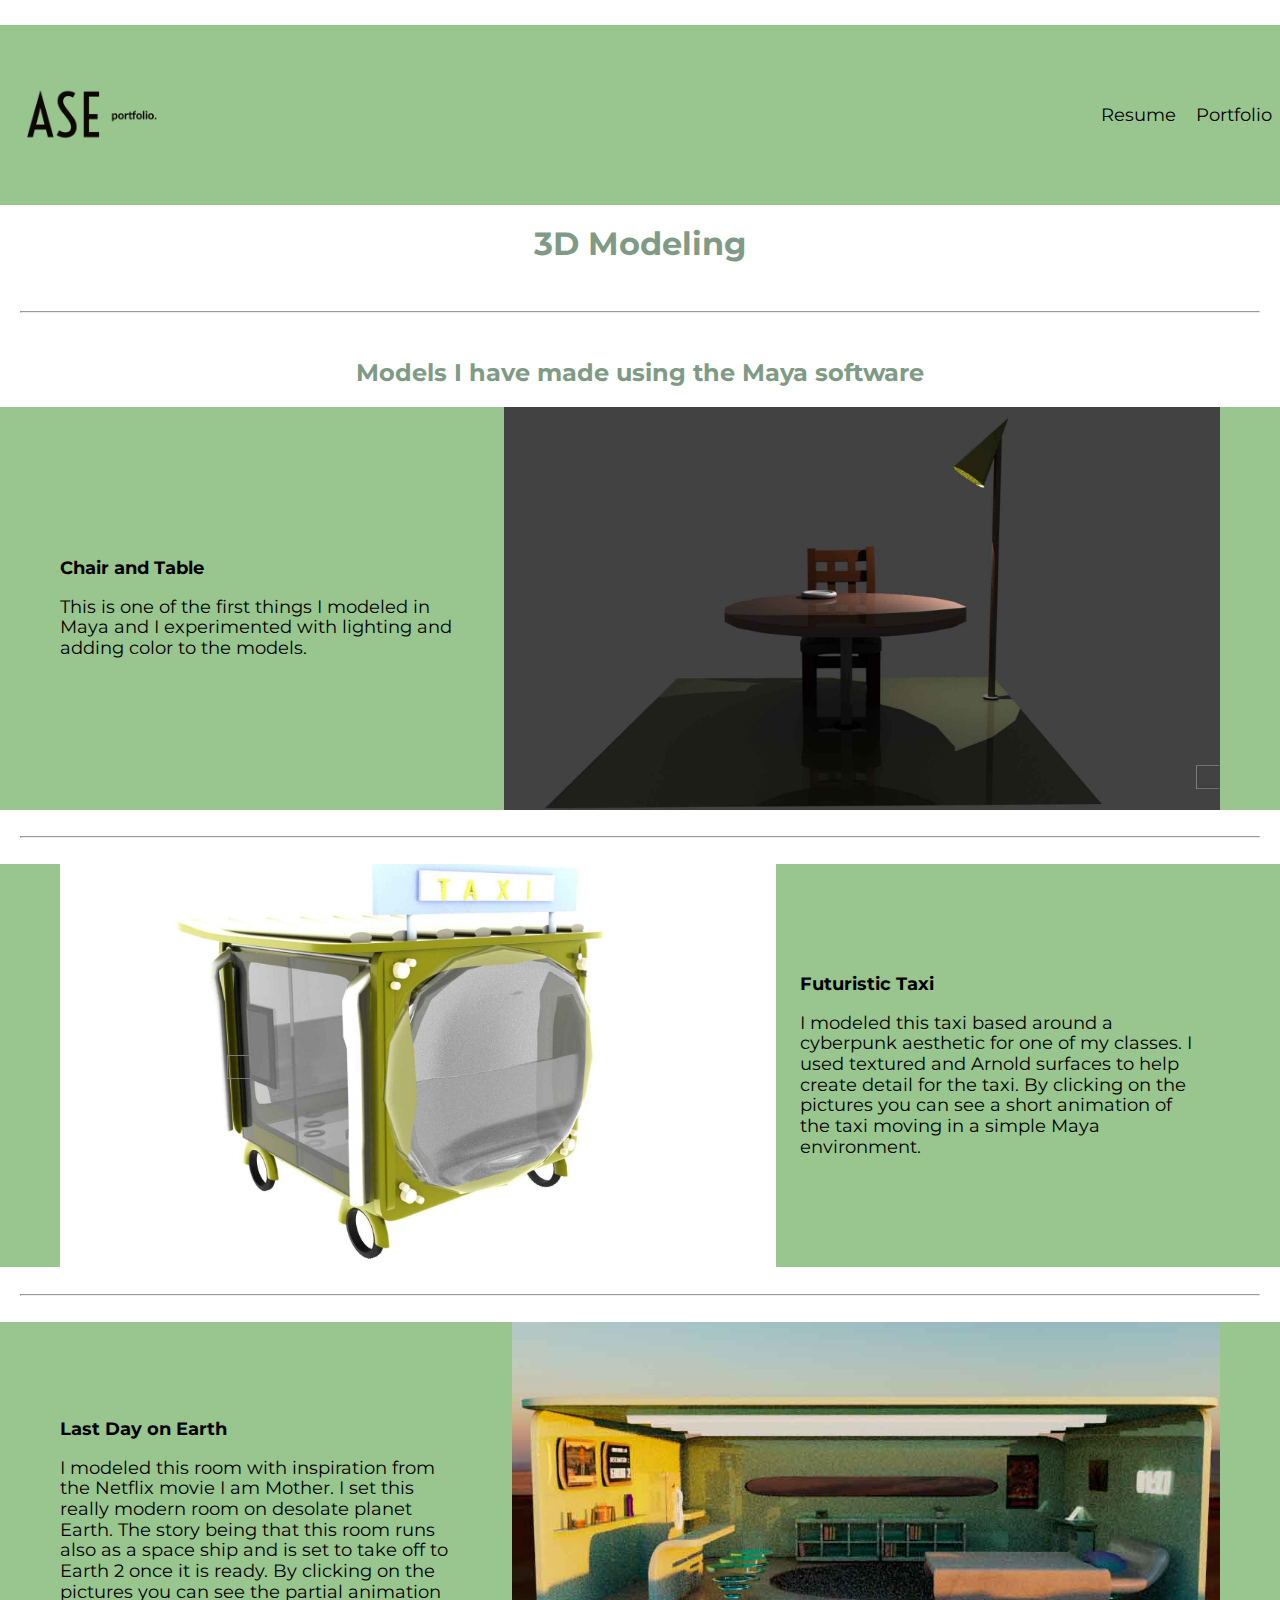
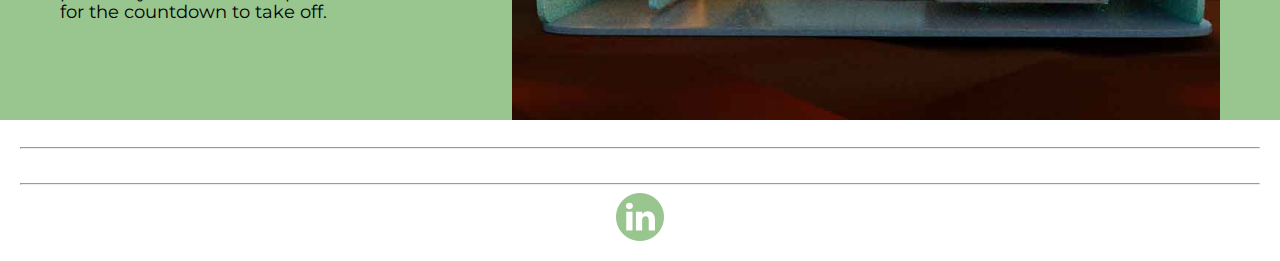
<file: 3d.html>
<!doctype html>
<html class="no-js" lang="en">
   <head>
      <meta charset="utf-8">
      <title>Ash Elliott - 3d Modeling</title>
      <meta name="description" content="3d modeling made for final of ART 3020">
      <meta name="viewport" content="width=device-width, initial-scale=1">
      <meta property="og:title" content="">
      <meta property="og:type" content="">
      <meta property="og:url" content="">
      <meta property="og:image" content="">
      <link rel="manifest" href="site.webmanifest">
      <link rel="apple-touch-icon" href="icon.png">
      <!-- Place favicon.ico in the root directory -->
      <link rel="preconnect" href="https://fonts.googleapis.com">
      <link rel="preconnect" href="https://fonts.gstatic.com" crossorigin>
      <link href="https://fonts.googleapis.com/css2?family=Montserrat:wght@300&display=swap" rel="stylesheet">
      <link rel="stylesheet" href="css/normalize.css">
      <link rel="stylesheet" href="css/main.css">
      <meta name="theme-color" content="#fafafa">
   </head>
   <body>
      <div class="header-container">
         <header class="header">
            <div class="header-wrapper">
               <a href="index.html">
               <img class="header-logo" src="img/ASE.jpg" alt="logo for portfolio">
               </a>
               <nav>
                  <a class="header-link" href="resume.html" style="text-decoration:none">Resume</a>
                  <a class="header-link" href="portfolio.html" style="text-decoration:none">Portfolio</a>
               </nav>
            </div>
         </header>
      </div>
      <h1> 3D Modeling </h1>
      <br>
      <hr>
      <br>
      <h2>Models I have made using the Maya software</h2>
      <div class="portfolio-sub-margin">
         <div class="portfolio-section-background">
            <div class="portfolio-section-description">
               <div class="font">
                  <h3 class="text-box">Chair and Table</h3>
               </div>
               <p class="text-box">
                  This is one of the first things I modeled in Maya and I experimented with lighting and adding color to the models.
               </p>
            </div>
            <div class="mySlides fade">
               <div class="numbertext">3 / 3</div>
               <img src="img/chairrender1.jpg" style="width:100%" alt="chair and table render 1">
            </div>
            <div class="mySlides fade">
               <div class="numbertext">3 / 3</div>
               <img src="img/chairrender2.jpg" style="width:100%" alt="chair and table render 2">
            </div>
            <div class="mySlides fade">
               <div class="numbertext">3 / 3</div>
               <img src="img/chairrender3.jpg" style="width:100%" alt="chair and table render 3">
            </div>
         </div>
         <div style="text-align:center">
            <span class="dot"></span> 
            <span class="dot"></span> 
            <span class="dot"></span> 
         </div>
      </div>
      <br>
      <hr>
      <br>
      <div class="portfolio-sub-margin">
         <div class="portfolio-section-background">
            <div class="mySlides1 fade">
               <div class="numbertext">3 / 3</div>
               <a href="https://youtu.be/km_QauJ36RM" target="_blank">
               <img src="img/taxi-1.jpg" style="width:100%" alt="taxi render 1">
               </a>
            </div>
            <div class="mySlides1 fade">
               <div class="numbertext">3 / 3</div>
               <a href="https://youtu.be/km_QauJ36RM" target="_blank">
               <img src="img/taxi-2.jpg" style="width:100%" alt="taxi render 2">
               </a>
            </div>
            <div class="mySlides1 fade">
               <div class="numbertext">3 / 3</div>
               <a href="https://youtu.be/km_QauJ36RM" target="_blank">
               <img src="img/taxi-3.jpg" style="width:100%" alt="taxi render 3">
               </a>
            </div>
            <div class="mySlides1 fade">
               <div class="numbertext">3 / 3</div>
               <a href="https://youtu.be/km_QauJ36RM" target="_blank">
               <img src="img/taxi-4.jpg" style="width:100%" alt="taxi render 3">
               </a>
            </div>
            <div class="portfolio-section-description">
               <div class="font">
                  <h3 class="text-box">Futuristic Taxi</h3>
               </div>
               <p class="text-box">
                  I modeled this taxi based around a cyberpunk aesthetic for one of my classes. I used textured and Arnold surfaces to help create detail for the taxi. By clicking on the pictures you can see a short animation of the taxi moving in a simple Maya environment.
               </p>
            </div>
         </div>
         <div style="text-align:center">
            <span class="dot1"></span> 
            <span class="dot1"></span> 
            <span class="dot1"></span> 
            <span class="dot1"></span> 
         </div>
      </div>
      <br>
      <hr>
      <br>
      <div class="portfolio-sub-margin">
         <div class="portfolio-section-background">
            <div class="portfolio-section-description">
               <div class="font">
                  <h3 class="text-box">Last Day on Earth</h3>
               </div>
               <p class="text-box">
                  I modeled this room with inspiration from the Netflix movie I am Mother. I set this really modern room on desolate planet Earth. The story being that this room runs also as a space ship and is set to take off to Earth 2 once it is ready. By clicking on the pictures you can see the partial animation for the countdown to take off.
               </p>
            </div>
            <div class="mySlides2 fade">
               <div class="numbertext">3 / 3</div>
               <a href="https://youtu.be/dbjXuQBCFLA" target="_blank">
               <img src="img/ldoe3.jpg" style="width:100%" alt="LDOE render 1">
               </a>
            </div>
            <div class="mySlides2 fade">
               <div class="numbertext">3 / 3</div>
               <a href="https://youtu.be/dbjXuQBCFLA"target="_blank">
               <img src="img/ldoe1.jpg" style="width:100%" alt="LDOE render 2">
               </a>
            </div>
            <div class="mySlides2 fade">
               <div class="numbertext">3 / 3</div>
               <a href="https://youtu.be/dbjXuQBCFLA" target="_blank">
               <img src="img/ldoe4.jpg" style="width:100%" alt="LDOE render 3">
               </a>
            </div>
            <div class="mySlides2 fade">
               <div class="numbertext">3 / 3</div>
               <a href="https://youtu.be/dbjXuQBCFLA" target="_blank">
               <img src="img/ldoe5.jpg" style="width:100%" alt="LDOE render 4">
               </a>
            </div>
            <div class="mySlides2 fade">
               <div class="numbertext">3 / 3</div>
               <a href="https://youtu.be/dbjXuQBCFLA" target="_blank">
               <img src="img/ldoe8.jpg" style="width:100%" alt="LDOE render 5">
               </a>
            </div>
         </div>
         <div style="text-align:center">
            <span class="dot2"></span> 
            <span class="dot2"></span> 
            <span class="dot2"></span> 
            <span class="dot2"></span> 
            <span class="dot2"></span> 
         </div>
      </div>
      <br>
      <hr>
      <br>
      <hr>
      </body>
      <footer>
         <a href="https://www.linkedin.com/in/ash-elliott/">
         <img class="icon-png" src="img/linkedin.png" alt="linked in icon" target="_blank">
         <span class="icon">Linkedin</span>
         </a>
      </footer>
   </body>
</html>

   <!--carousel js code for chair-->
   <script>
      let slideIndex = 0;
      showSlides();
      
      function showSlides() {
        let i;
        let slides = document.getElementsByClassName("mySlides");
        let dots = document.getElementsByClassName("dot");
        for (i = 0; i < slides.length; i++) {
          slides[i].style.display = "none";  
        }
        slideIndex++;
        if (slideIndex > slides.length) {slideIndex = 1}    
        for (i = 0; i < dots.length; i++) {
          dots[i].className = dots[i].className.replace(" active", "");
        }
        slides[slideIndex-1].style.display = "block";  
        dots[slideIndex-1].className += " active";
        setTimeout(showSlides, 3000); // Change image every 2 seconds
      }
   </script>
   </body>
   <style>
      * {box-sizing: border-box;}
      body {font-family: Verdana, sans-serif;}
      .mySlides {display: none;}
      img {vertical-align: middle;}
      hr{
      margin-left: 20px;
      margin-right: 20px;
      }
      /* Slideshow container */
      .slideshow-container {
      max-width: 1000px;
      position: relative;
      margin: auto;
      }
      /* Caption text */
      .text {
      color: #000000;
      font-size: 15px;
      padding: 8px 12px;
      position: absolute;
      bottom: 8px;
      width: 100%;
      text-align: center;
      }
      /* Number text (1/3 etc) */
      .numbertext {
      color: #f2f2f2;
      font-size: 12px;
      padding: 8px 12px;
      position: absolute;
      top: 0;
      display: none;
      }
      /* The dots/bullets/indicators */
      .dot {
      height: 15px;
      width: 15px;
      margin: 0 2px;
      background-color: #bbb;
      border-radius: 50%;
      display: none;
      transition: background-color 0.6s ease;
      }
      .active {
      background-color: #717171;
      }
      /* Fading animation */
      .fade {
      animation-name: fade;
      animation-duration: 1.5s;
      }
      @keyframes fade {
      from {opacity: .4} 
      to {opacity: 1}
      }
      /* On smaller screens, decrease text size */
      @media only screen and (max-width: 300px) {
      .text {font-size: 11px}
      }
   </style>
   <!--carousel js code for Taxi-->
   <script>
      let slide1Index = 0;
      showSlides1();
      
      function showSlides1() {
        let i;
        let slides1 = document.getElementsByClassName("mySlides1");
        let dots1 = document.getElementsByClassName("dot1");
        for (i = 0; i < slides1.length; i++) {
          slides1[i].style.display = "none";  
        }
        slide1Index++;
        if (slide1Index > slides1.length) {slide1Index = 1}    
        for (i = 0; i < dots1.length; i++) {
          dots1[i].className = dots1[i].className.replace(" active", "");
        }
        slides1[slide1Index-1].style.display = "block";  
        dots1[slide1Index-1].className += " active";
        setTimeout(showSlides1, 3000); // Change image every 2 seconds
      }
   </script>
   <!--carousel js code for LDOE-->
   <script>
      let slide2Index = 0;
      showSlides2();
      
      function showSlides2() {
        let i;
        let slides2 = document.getElementsByClassName("mySlides2");
        let dots2 = document.getElementsByClassName("dot2");
        for (i = 0; i < slides2.length; i++) {
          slides2[i].style.display = "none";  
        }
        slide2Index++;
        if (slide2Index > slides2.length) {slide2Index = 1}    
        for (i = 0; i < dots2.length; i++) {
          dots2[i].className = dots2[i].className.replace(" active", "");
        }
        slides2[slide1Index-1].style.display = "block";  
        dots2[slide1Index-1].className += " active";
        setTimeout(showSlides2, 3000); // Change image every 2 seconds
      }
   </script>
   </body>
</html>
</file>
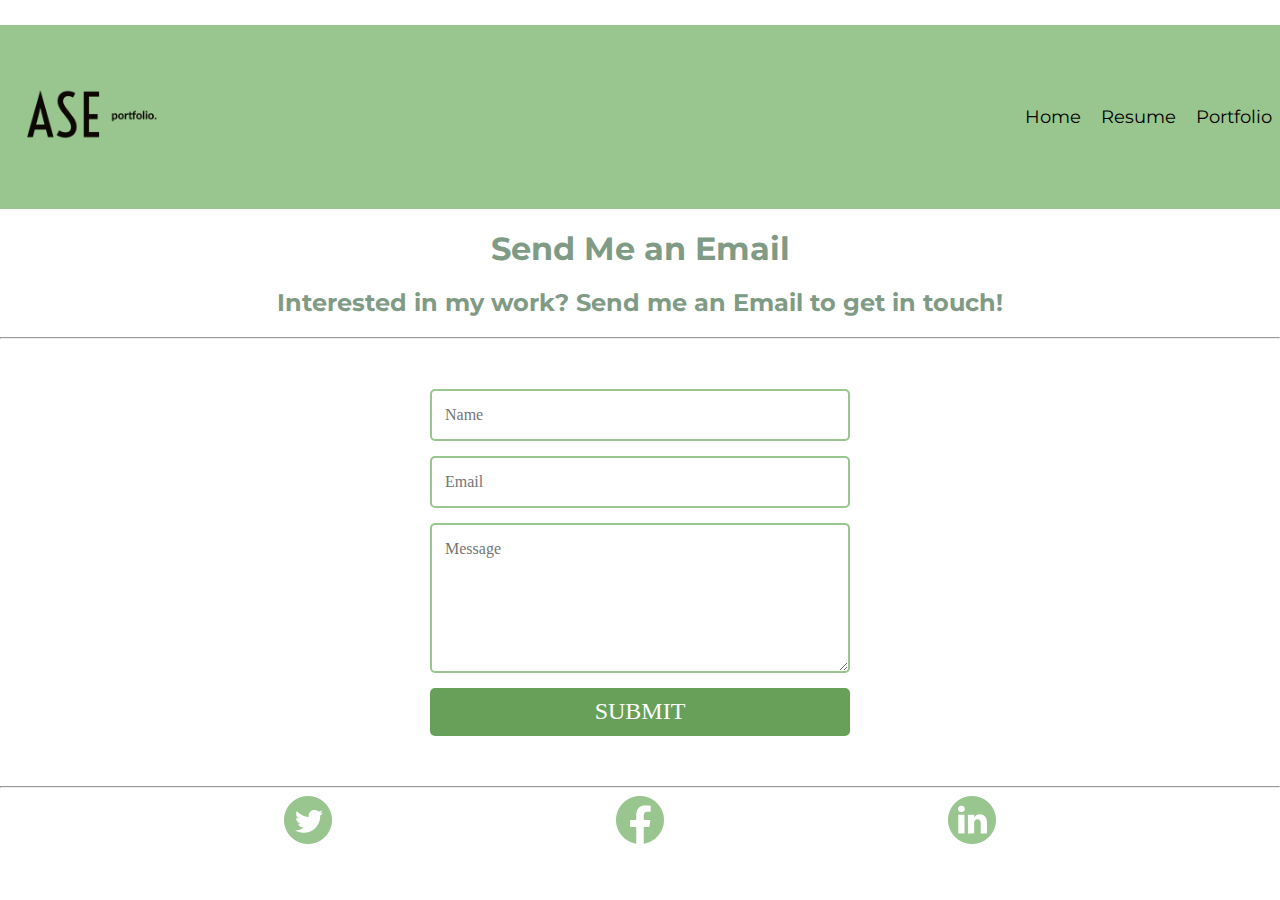
<file: contact.html>
<!doctype html>
<html class="no-js" lang="en">
   <head>
      <meta charset="utf-8">
      <title>Ash Elliott - Contact Me</title>
      <meta name="description" content="Contact Page made for final of ART 3020">
      <meta name="viewport" content="width=device-width, initial-scale=1">
      <meta property="og:title" content="">
      <meta property="og:type" content="">
      <meta property="og:url" content="">
      <meta property="og:image" content="">
      <link rel="manifest" href="site.webmanifest">
      <link rel="apple-touch-icon" href="icon.png">
      <link rel="preconnect" href="https://fonts.googleapis.com">
      <link rel="preconnect" href="https://fonts.gstatic.com" crossorigin>
      <link href="https://fonts.googleapis.com/css2?family=Montserrat:wght@300&display=swap" rel="stylesheet">
      <!-- Place favicon.ico in the root directory -->
      <link rel="stylesheet" href="css/normalize.css">
      <link rel="stylesheet" href="css/main.css">
      <meta name="theme-color" content="#fafafa">
   </head>
   <body>
      <div class="header-container">
         <header class="header">
            <div class="header-wrapper">
               <a href="index.html">
               <img class="header-logo" src="img/ASE.jpg" alt="logo for portfolio">
               </a>
               <nav>
                  <a class="header-link" href="index.html" style="text-decoration:none">Home</a>
                  <a class="header-link" href="resume.html" style="text-decoration:none">Resume</a>
                  <a class="header-link" href="portfolio.html" style="text-decoration:none">Portfolio</a>
               </nav>
            </div>
         </header>
      </div>
      <main>
         <h1>Send Me an Email</h1>
         <h2>Interested in my work? Send me an Email to get in touch! </h2>
         <hr />
         <form action="thank-you.html">
            <label for="name">Name:</label>
            <input name="name" id="name" type="text" class="contact-input" placeholder="Name" />   
            <label for="mail">E-mail:</label>
            <input type="email" id="mail" class="contact-input" placeholder="Email" required/>
            <label for="text">Message:</label>
            <textarea name="text" id="text" class="contact-input" placeholder="Message"></textarea>
            <input type="submit" value="SUBMIT"/>
         </form>
      </main>
   </body>
   <hr>
   <footer>
      <a href="https://twitter.com/home">
      <img class="icon-png" src="img/twitter.png" alt="twitter icon" target="_blank">
      <span class="icon">Twitter</span>
      </a>
      <a href="https://www.facebook.com/">
      <img class="icon-png" src="img/facebook.png" alt="facebook icon" target="_blank">
      <span class="icon">Facebook</span>
      </a>
      <a href="https://www.linkedin.com/">
      <img class="icon-png" src="img/linkedin.png" alt="linked in icon" target="_blank">
      <span class="icon">Linkedin</span>
      </a>
   </footer>
</html>
</file>
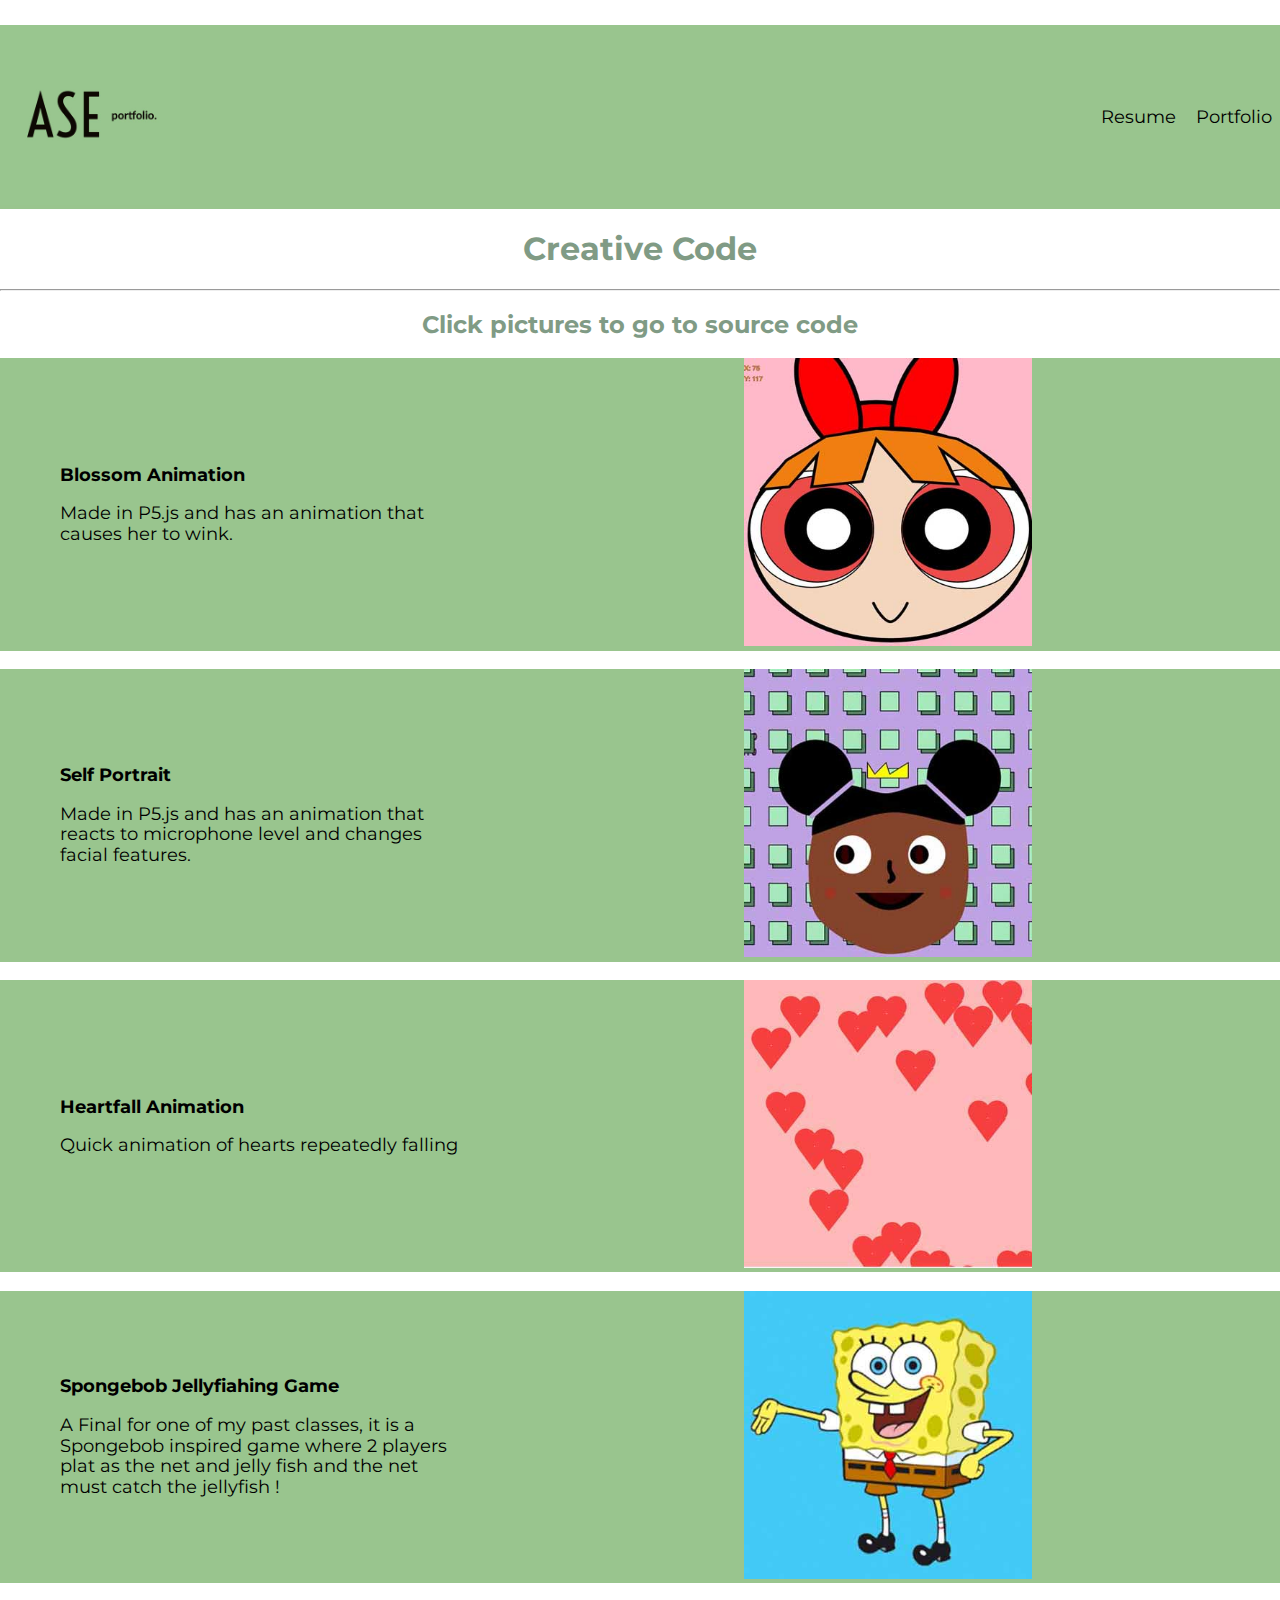
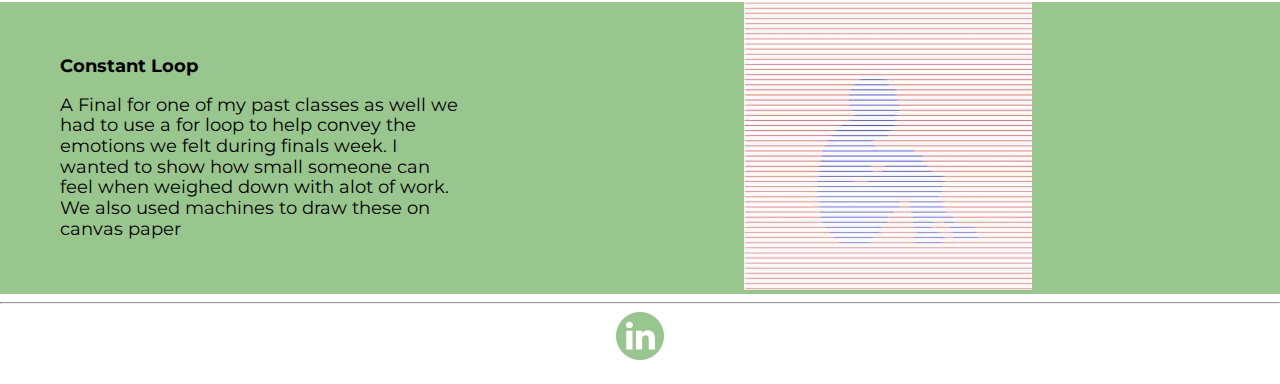
<file: creative.html>
<!doctype html>
<html class="no-js" lang="en">
   <head>
      <meta charset="utf-8">
      <title>Ash Elliott - Creative Code </title>
      <meta name="description" content="Creative Code Page  made for final of ART 3020">
      <meta name="viewport" content="width=device-width, initial-scale=1">
      <meta property="og:title" content="">
      <meta property="og:type" content="">
      <meta property="og:url" content="">
      <meta property="og:image" content="">
      <link rel="manifest" href="site.webmanifest">
      <link rel="apple-touch-icon" href="icon.png">
      <!-- Place favicon.ico in the root directory -->
      <link rel="preconnect" href="https://fonts.googleapis.com">
      <link rel="preconnect" href="https://fonts.gstatic.com" crossorigin>
      <link href="https://fonts.googleapis.com/css2?family=Montserrat:wght@300&display=swap" rel="stylesheet">
      <link rel="stylesheet" href="css/normalize.css">
      <link rel="stylesheet" href="css/main.css">
      <meta name="theme-color" content="#fafafa">
   </head>
   <main>
   <body>
      <div class="header-container">
         <header class="header">
            <div class="header-wrapper">
               <a href="index.html">
               <img class="header-logo" src="img/ASE.jpg" alt="logo for portfolio">
               </a>
               <nav>
                  <a class="header-link" href="resume.html" style="text-decoration:none">Resume</a>
                  <a class="header-link" href="portfolio.html" style="text-decoration:none">Portfolio</a>
               </nav>
            </div>
         </header>
      </div>
      <h1>Creative Code</h1>
      <hr>
      <h2> Click pictures to go to source code</h2>
      <div class="portfolio-sub-margin">
         <div class="portfolio-section-background">
            <div class="portfolio-section-description">
               <h3 class="text-box">Blossom Animation</h3>
               <p class="text-box">
                  Made in P5.js and has an animation that causes her to wink.
               </p>
            </div>
            <div>
               <a href="https://editor.p5js.org/ashley.elliott0526/full/czMHAaG7g" target="_blank">
               <img class="cc-img" src="img/blossom.jpg" alt="blossom p5 animation">
               </a>
            </div>
         </div>
      </div>
      <br>
      <div class="portfolio-sub-margin">
         <div class="portfolio-section-background">
            <div class="portfolio-section-description">
               <h3 class="text-box">Self Portrait</h3>
               <p class="text-box">
                  Made in P5.js and has an animation that reacts to microphone level and changes facial features.
               </p>
            </div>
            <div>
               <a href="https://editor.p5js.org/ashley.elliott0526/full/d-9_bdEg1" target="_blank">
               <img class="cc-img" src="img/self.jpg" alt="self portrait p5 animation">
               </a>
            </div>
         </div>
      </div>
      <br>
      <div class="portfolio-sub-margin">
         <div class="portfolio-section-background">
            <div class="portfolio-section-description">
               <h3 class="text-box">Heartfall Animation</h3>
               <p class="text-box">
                  Quick animation of hearts repeatedly falling 
               </p>
            </div>
            <div>
               <a href="https://editor.p5js.org/ashley.elliott0526/full/D6stI_5dw" target="_blank">
               <img class="cc-img" src="img/hearts.jpg" alt="hearts falling p5 animation">
               </a>
            </div>
         </div>
      </div>
      <br>
      <div class="portfolio-sub-margin">
         <div class="portfolio-section-background">
            <div class="portfolio-section-description">
               <h3 class="text-box">Spongebob Jellyfiahing Game</h3>
               <p class="text-box">
                  A Final for one of my past classes, it is a Spongebob inspired game where 2 players plat as the net and jelly fish and the net must catch the jellyfish !
               </p>
            </div>
            <div>
               <a href="https://editor.p5js.org/ashley.elliott0526/full/ZL563r1P2" target="_blank">
               <img class="cc-img" src="img/spongebobs.jpg" alt="spongebob jellyfishing game">
               </a>
            </div>
         </div>
      </div>
      <br>
      <div class="portfolio-sub-margin">
         <div class="portfolio-section-background">
            <div class="portfolio-section-description">
               <h3 class="text-box">Constant Loop</h3>
               <p class="text-box">
                  A Final for one of my past classes as well we had to use a for loop to help convey the emotions we felt during finals week. I wanted to show how small someone can feel when weighed down with alot of work. We also used machines to draw these on canvas paper
               </p>
            </div>
         <div>
               <a href="https://editor.p5js.org/ashley.elliott0526/full/AfkKdjMt2" target="_blank">
               <img class="cc-img" src="img/sitting2.jpg" alt="for loop creative final">
               </a>
         </div>
         </div>
      </div>
      <hr>
      <footer>
         <a href="https://www.linkedin.com/in/ash-elliott/">
         <img class="icon-png" src="img/linkedin.png" alt="linked in icon" target="_blank">
         <span class="icon">Linkedin</span>
         </a>
      </footer>
   </body>
</html>
</file>
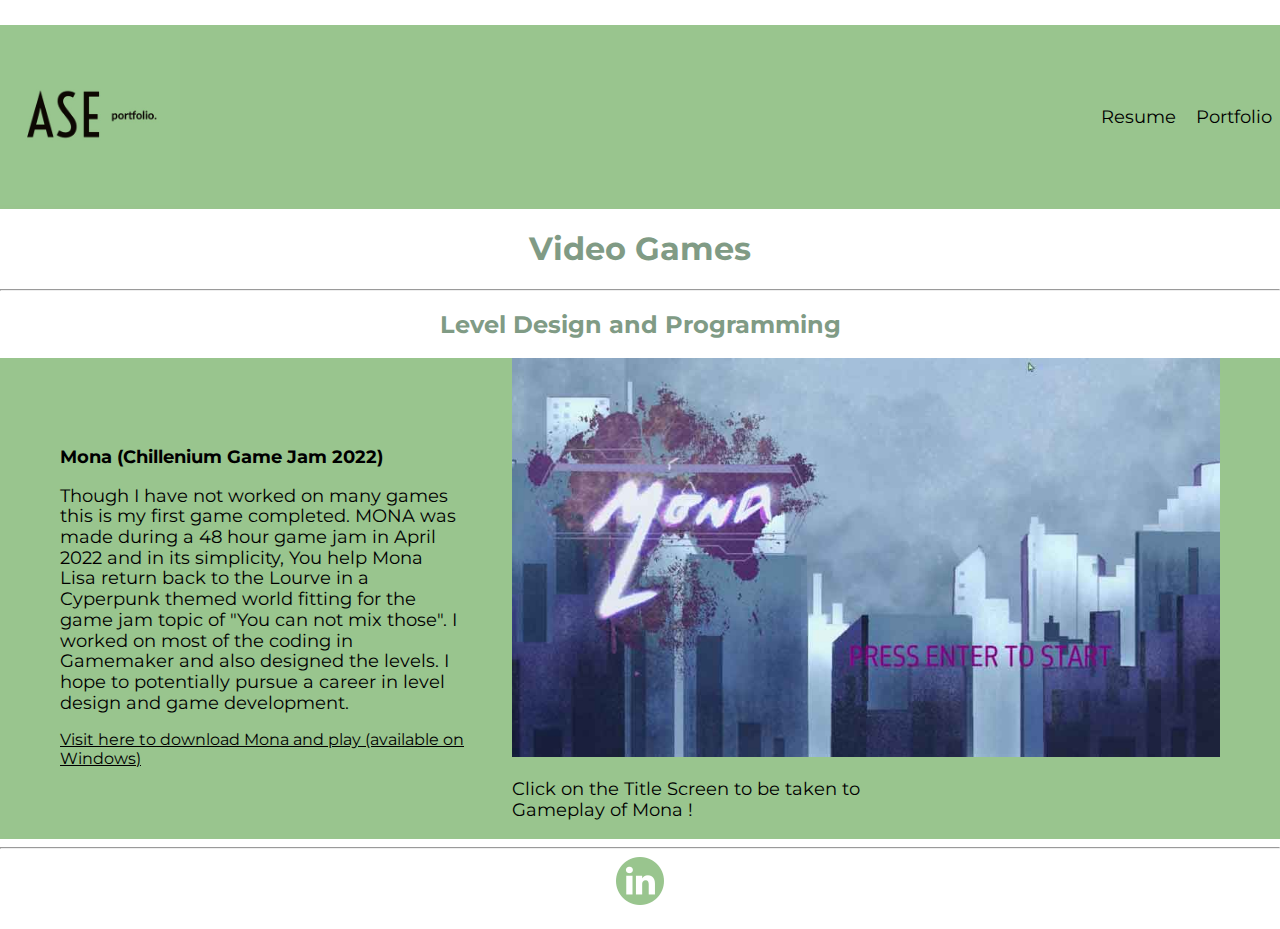
<file: games.html>
<!doctype html>
<html class="no-js" lang="en">
   <head>
      <meta charset="utf-8">
      <title>Ash Elliott - Games </title>
      <meta name="description" content="Games made for final of ART 3020">
      <meta name="viewport" content="width=device-width, initial-scale=1">
      <meta property="og:title" content="">
      <meta property="og:type" content="">
      <meta property="og:url" content="">
      <meta property="og:image" content="">
      <link rel="manifest" href="site.webmanifest">
      <link rel="apple-touch-icon" href="icon.png">
      <!-- Place favicon.ico in the root directory -->
      <link rel="preconnect" href="https://fonts.googleapis.com">
      <link rel="preconnect" href="https://fonts.gstatic.com" crossorigin>
      <link href="https://fonts.googleapis.com/css2?family=Montserrat:wght@300&display=swap" rel="stylesheet">
      <link rel="stylesheet" href="css/normalize.css">
      <link rel="stylesheet" href="css/main.css">
      <meta name="theme-color" content="#fafafa">
   </head>
   <body>
      <div class="header-container">
         <header class="header">
            <div class="header-wrapper">
               <a href="index.html">
               <img class="header-logo" src="img/ASE.jpg" alt="logo for portfolio">
               </a>
               <nav>
                  <a class="header-link" href="resume.html" style="text-decoration:none">Resume</a>
                  <a class="header-link" href="portfolio.html" style="text-decoration:none">Portfolio</a>
               </nav>
            </div>
         </header>
      </div>
      <h1>Video Games</h1>
      <hr>
      <h2> Level Design and Programming</h2>
      <div>
         <div class="portfolio-section-background">
            <div class="portfolio-section-description">
               <h3 class="text-box">Mona (Chillenium Game Jam 2022)</h3>
               <p class="text-box">
                  Though I have not worked on many games this is my first game completed. MONA was made during a 48 hour game jam in April 2022 and in its simplicity, You help Mona Lisa return back to the Lourve in a Cyperpunk themed world fitting for the game jam topic of "You can not mix those". I worked on most of the coding in Gamemaker and also designed the levels.  I hope to potentially pursue a career in level design and game development.
               </p>
               <a href="https://ash-elli.itch.io/mona" target="_blank">Visit here to download Mona and play (available on Windows)</a>
            </div>
            <div>
               <a href="https://youtu.be/QJ_89Y_T8Bk" target="_blank">
               <img src="img/mona2.jpg" alt="mona title screen and link to gameplay">
               </a>
               <p class="text-box"> Click on the Title Screen to be taken to Gameplay of Mona ! </p>
         </div>
      </div>
      </div>
      <hr>
      <footer>
         <a href="https://www.linkedin.com/in/ash-elliott/">
         <img class="icon-png" src="img/linkedin.png" alt="linked in icon" target="_blank">
         <span class="icon">Linkedin</span>
         </a>
      </footer>
   </body>
</html>
</file>
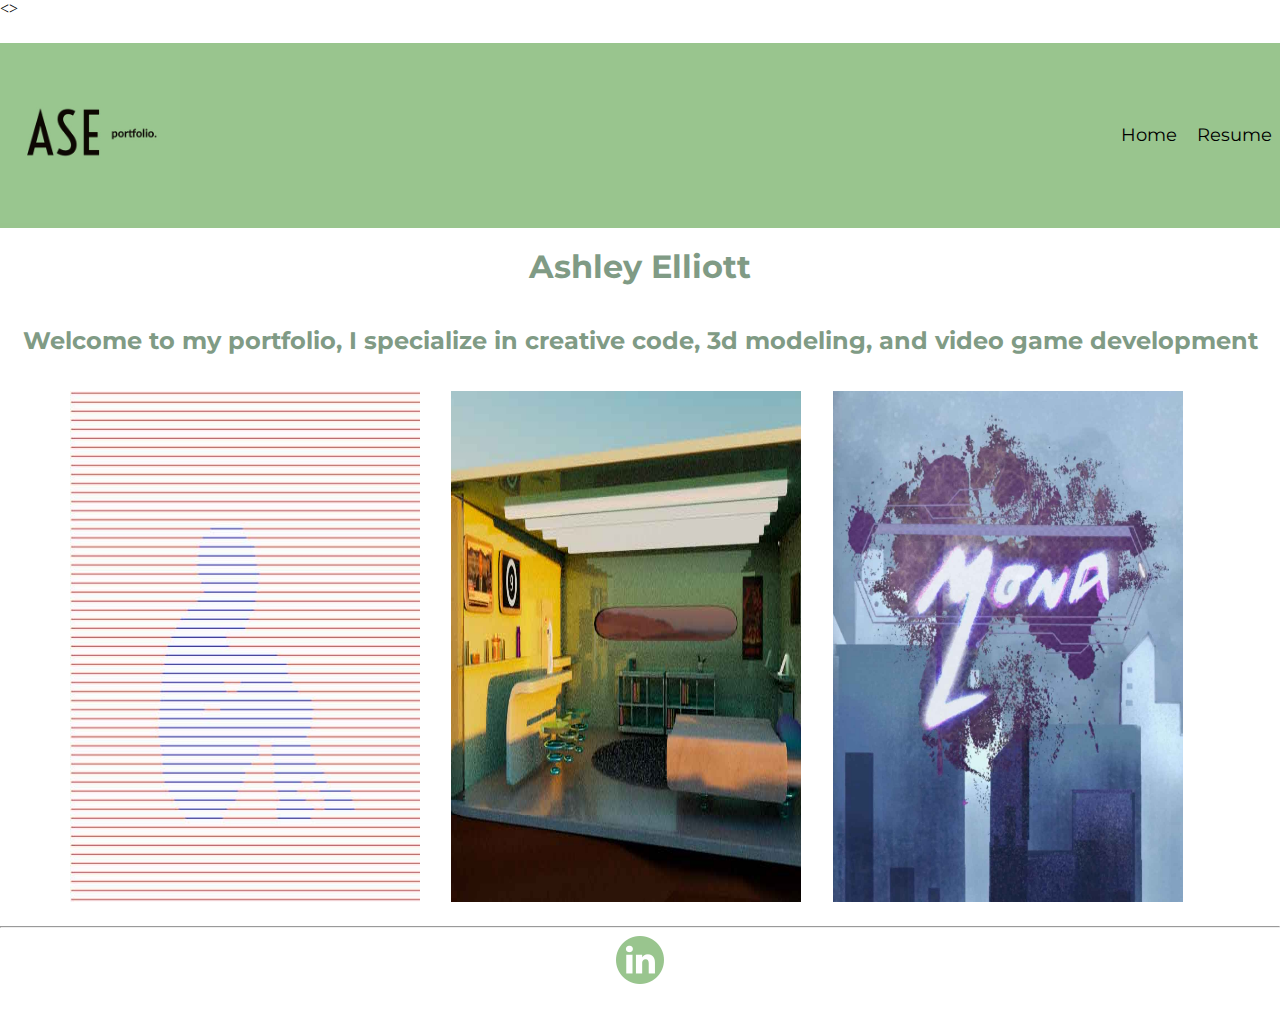
<file: portfolio.html>
<!doctype html>
<html class="no-js" lang="en">
   <head>
      <meta charset="utf-8">
      <title>Ash Elliott - Portfolio</title>
      <meta name="description" content="Personal Portfolio made for final of ART 3020">
      <meta name="viewport" content="width=device-width, initial-scale=1">
      <meta property="og:title" content="">
      <meta property="og:type" content="">
      <meta property="og:url" content="">
      <meta property="og:image" content="">
      <link rel="preconnect" href="https://fonts.googleapis.com">
      <link rel="preconnect" href="https://fonts.gstatic.com" crossorigin>
      <link href="https://fonts.googleapis.com/css2?family=Montserrat:wght@300&display=swap" rel="stylesheet">
      <link rel="manifest" href="site.webmanifest">
      <link rel="apple-touch-icon" href="icon.png">
      <!-- Place favicon.ico in the root directory -->
      <link rel="stylesheet" href="css/normalize.css">
      <link rel="stylesheet" href="css/main.css">
      <meta name="theme-color" content="#fafafa">
   </head>
   <>
      <div class="g-container">
         <div class="header-container">
            <header class="header">
               <div class="header-wrapper">
                  <a href="index.html">
                  <img class="header-logo" src="img/ASE.jpg" alt="logo for portfolio">
                  </a>
                  <nav>
                     <a class="header-link" href="index.html" style="text-decoration:none">Home</a>
                     <a class="header-link" href="resume.html" style="text-decoration:none">Resume</a>
                  </nav>
               </div>
            </header>
         </div>
         <h1>Ashley Elliott</h1>
         <h2>Welcome to my portfolio, I specialize in creative code, 3d modeling, and video game development</h2>
         <main class="g-main">
            <ul class="g-grid">
               <a class="o-wrapper" href="creative.html">
                  <img src="img/sitting.jpg" alt="">
                  <div class="o-content">
                     <div class="o-text">Creative Code</div>
                  </div>
               </a>
               <a class="o-wrapper" href="3d.html">
                  <img src="img/ldoe3020.jpg" alt="">
                  <div class="o-content">
                     <div class="o-text">3D Models</div>
                  </div>
               </a>
               <a class="o-wrapper" href="games.html">
                  <img src="img/mona.jpg" alt="">
                  <div class="o-content">
                     <div class="o-text">Video Games</div>
                  </div>
               </a>
            </ul>
         </main>
      </div>
      <hr>
   <footer>
      <a href="https://www.linkedin.com/in/ash-elliott/">
      <img class="icon-png" src="img/linkedin.png" alt="linked in icon" target="_blank">
      <span class="icon">Linkedin</span>
      </a>
   </footer>
</body>
</html>
</file>
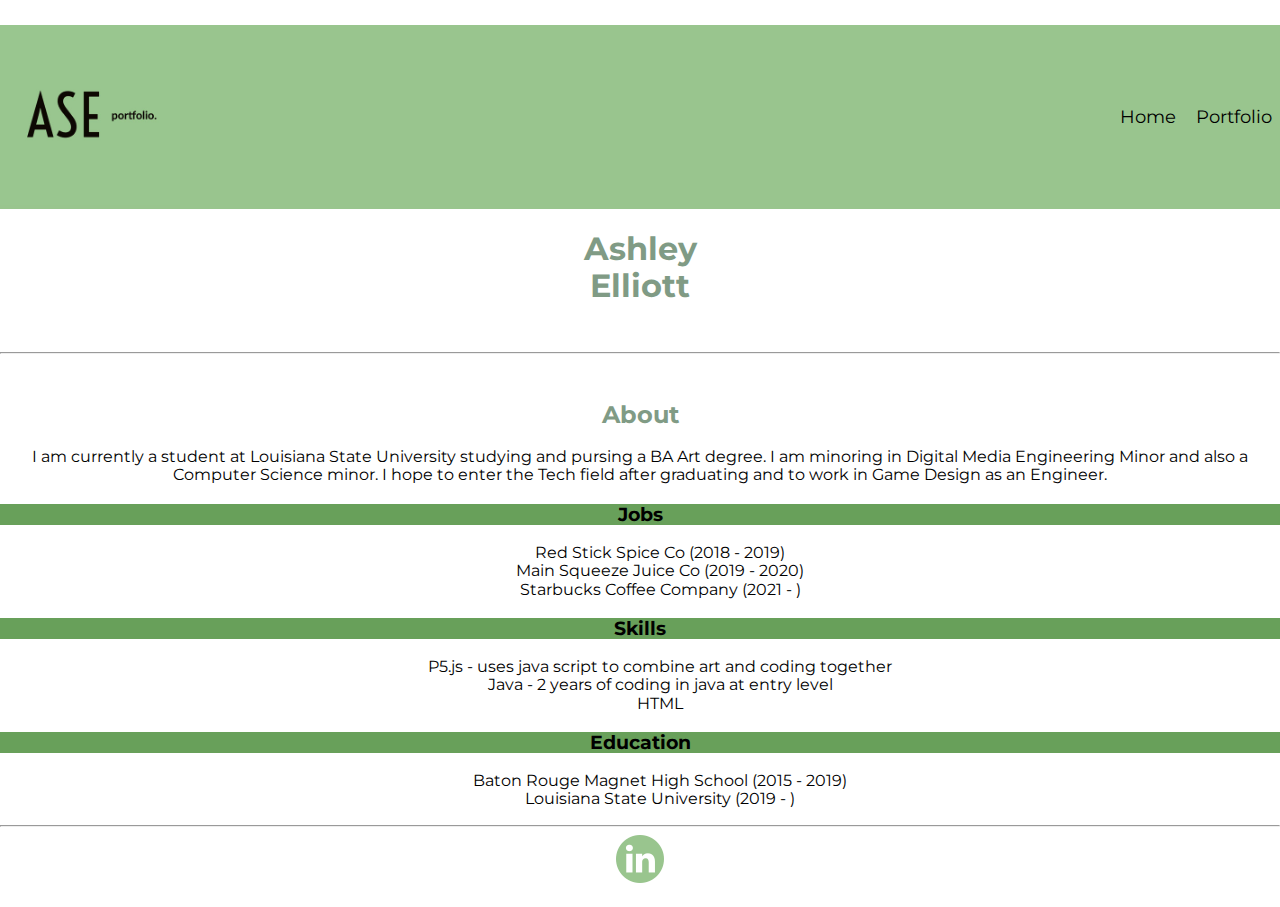
<file: resume.html>
<!doctype html>
<html class="no-js" lang="en">
   <head>
      <meta charset="utf-8">
      <title>Ash Elliott - Resume</title>
      <meta name="description" content="Resume made for final of ART 3020">
      <meta name="viewport" content="width=device-width, initial-scale=1">
      <meta property="og:title" content="">
      <meta property="og:type" content="">
      <meta property="og:url" content="">
      <meta property="og:image" content="">
      <link rel="preconnect" href="https://fonts.googleapis.com">
      <link rel="preconnect" href="https://fonts.gstatic.com" crossorigin>
      <link href="https://fonts.googleapis.com/css2?family=Montserrat:wght@300&display=swap" rel="stylesheet">
      <link rel="manifest" href="site.webmanifest">
      <link rel="apple-touch-icon" href="icon.png">
      <!-- Place favicon.ico in the root directory -->
      <link rel="stylesheet" href="css/normalize.css">
      <link rel="stylesheet" href="css/main.css">
      <meta name="theme-color" content="#fafafa">
   </head>
   <body>
      <div class="header-container">
         <header class="header">
            <div class="header-wrapper">
               <a href="index.html">
               <img class="header-logo" src="img/ASE.jpg" alt="logo for portfolio">
               </a>
               <nav>
                  <a class="header-link" href="index.html" style="text-decoration:none">Home</a>
                  <a class="header-link" href="portfolio.html" style="text-decoration:none">Portfolio</a>
               </nav>
            </div>
         </header>
      </div>
      <!-- header -->
      <header>
         <div>
            <h1>Ashley <br /> Elliott</h1>
            <br>
            <hr>
            <br>
            <h2>About</h2>
            <p class="resume-design2">I am currently a student at Louisiana State University studying and pursing a BA Art degree. I am minoring in Digital Media Engineering Minor and also a Computer Science minor. I hope to enter the Tech field after graduating and to work in Game Design as an Engineer.</p>
         </div>
      </header>
      <main>
         <!-- categories -->
         <section>
            <h3 class="resume-design1" >Jobs</h3>
            <ul>
               <li class="resume-design2"> Red Stick Spice Co (2018 - 2019)</li>
               <li class="resume-design2"> Main Squeeze Juice Co (2019 - 2020) </li>
               <li class="resume-design2"> Starbucks Coffee Company (2021 - )</li>
            </ul>
         </section>
         <section>
            <h3 class="resume-design1">Skills</h3>
            <ul>
               <li class="resume-design2">P5.js - uses java script to combine art and coding together </li>
               <li class="resume-design2">Java - 2 years of coding in java at entry level</li>
               <li class="resume-design2">HTML</li>
            </ul>
         </section>
         <section>
            <h3 class="resume-design1">Education</h3>
            <ul>
               <li class="resume-design2">Baton Rouge Magnet High School (2015 - 2019)</li>
               <li class="resume-design2">Louisiana State University (2019 - )</li>
            </ul>
         </section>
         </div>
      </main>
      <hr>
      <footer>
         <a href="https://www.linkedin.com/in/ash-elliott/">
         <img class="icon-png" src="img/linkedin.png" alt="linked in icon" target="_blank">
         <span class="icon">Linkedin</span>
         </a>
      </footer>
   </body>
</html>
</file>
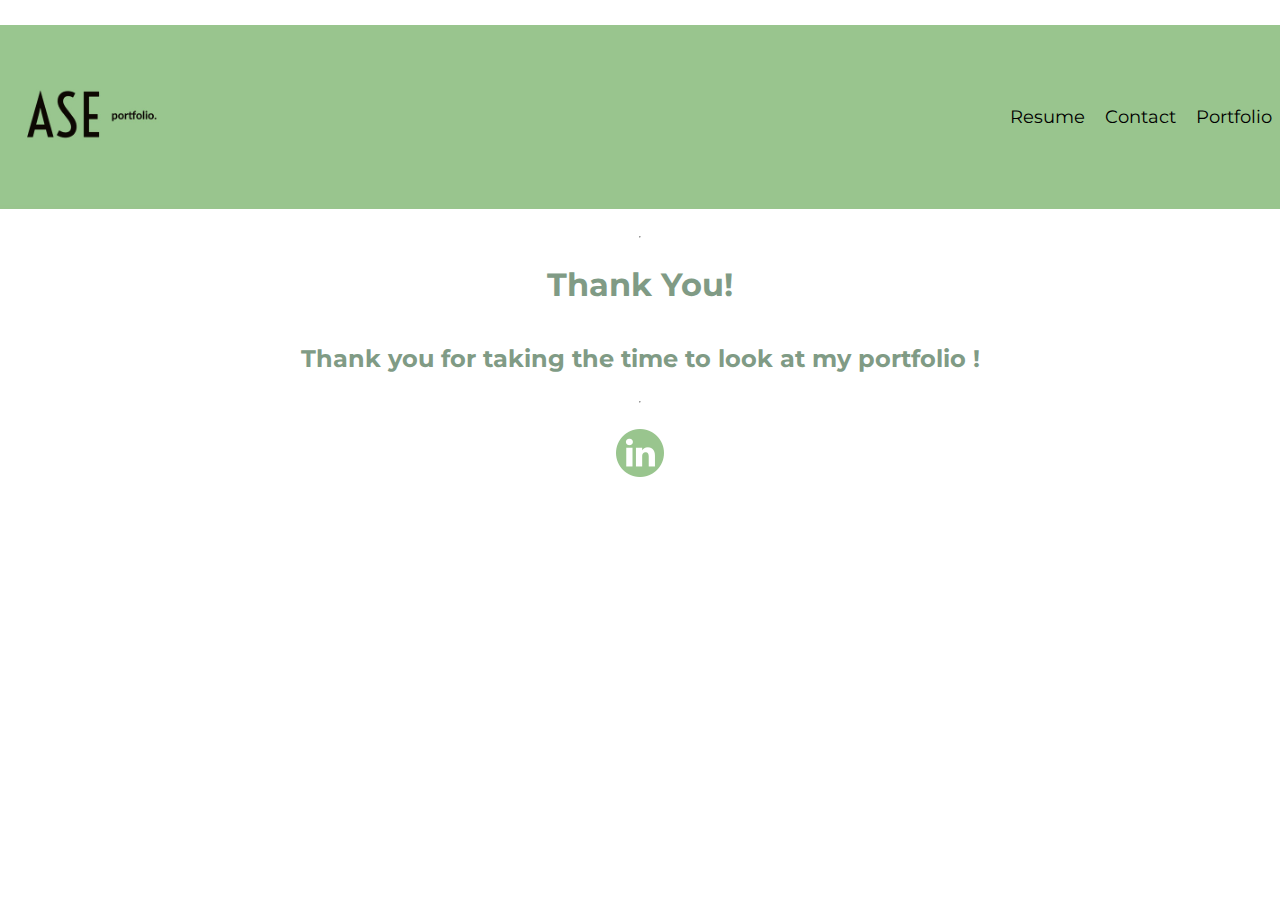
<file: thank-you.html>
<!doctype html>
<html class="no-js" lang="en">
   <head>
      <meta charset="utf-8">
      <title>Ash Elliott -Thank you !</title>
      <meta name="description" content="Personal Portfolio thank you page made for final of ART 3020">
      <meta name="viewport" content="width=device-width, initial-scale=1">
      <meta property="og:title" content="">
      <meta property="og:type" content="">
      <meta property="og:url" content="">
      <meta property="og:image" content="">
      <link rel="manifest" href="site.webmanifest">
      <link rel="apple-touch-icon" href="icon.png">
      <!-- Place favicon.ico in the root directory -->
      <link rel="stylesheet" href="css/normalize.css">
      <link rel="stylesheet" href="css/main.css">
      <link rel="preconnect" href="https://fonts.googleapis.com">
      <link rel="preconnect" href="https://fonts.gstatic.com" crossorigin>
      <link href="https://fonts.googleapis.com/css2?family=Montserrat:wght@300&display=swap" rel="stylesheet">
      <meta name="theme-color" content="#fafafa">
   </head>
   <body>
      <div class="header-container">
         <header class="header">
            <div class="header-wrapper">
               <a href="index.html">
               <img class="header-logo" src="img/ASE.jpg" alt="logo for portfolio">
               </a>
               <nav>
                  <a class="header-link" href="resume.html" style="text-decoration:none">Resume</a>
                  <a class="header-link" href="contact.html" style="text-decoration:none">Contact</a>
                  <a class="header-link" href="portfolio.html" style="text-decoration:none">Portfolio</a>
               </nav>
            </div>
         </header>
         <br>
         <hr>
         <h1>Thank You!</h1>
         <h2>Thank you for taking the time to look at my portfolio !</h2>
         <hr>
         <br>
      </div>
      
      <footer>
         <a href="https://www.linkedin.com/in/ash-elliott/">
         <img class="icon-png" src="img/linkedin.png" alt="linked in icon" target="_blank">
         <span class="icon">Linkedin</span>
         </a>
      </footer>
   </body>
</html>
</file>
<file: css/main.css>
img{
  width: 100%;
  height: auto;
}


html{
  background-color: rgb(255, 255, 255);
}

h1{
  text-align: center;
  font-family: 'Montserrat', sans-serif;
  color: #809b85;
}

h2{
  text-align: center;
  font-family: 'Montserrat', sans-serif;
  color: #809b85;
}

h3, p, a, ul, li{
  font-family: 'Montserrat', sans-serif;
  color: #000000;
}


ul, li{
  list-style-type: none;
}
label{
  display: none;
}


.header-link {
    border-radius: 5px;
    background-color: transparent;
    color: rgb(0, 0, 0);
    border: 2px;
    font-size: 18px;
    padding: 8px;
    cursor: pointer;
}

.header-link:hover {
  background-color: #b7e4bf;
}

.header-link:focus {
  outline: 3px solid rgba(245, 245, 238, 0);
}
.header-container {
  padding-top: 25px;
  display: grid;
  grid-template-areas:
    "header"
    "main"
    "footer";
  grid-template-rows: min-content 1fr min-content;
}
.header {
  grid-area: header;
  background-color: #99c58e;
}

.header-wrapper {
  display: flex;
  justify-content: space-between;
  align-items: center;
}

.header-logo {
  max-width: 180px;
  width: 100%;
}
.header-main {
  grid-area: main;
}



.g-container{
  display: flex;
  flex-direction: column;
  min-height: 100vh;
}

.g-main {
  display: flex;
  flex-grow: 1;
}

.g-grid {
  display: grid;
  grid-template-columns: 1fr 1fr 1fr;
  grid-gap: 0.25rem;
  flex-grow: 1;
  list-style-type: none;
  padding-left: 70px;
  padding-right: 70px;
}

.g-grid a {
  display: flex;
}

.g-grid a:hover {
  filter: blur(1px);
}





  .text-box {
    inline-size: 200px;
    color: #000000;
    font-size: large;
}

/* END SINGLE-GALLERY */


/* OVERLAY */
.o-wrapper {
  position: relative;
  max-width: 350px;
  display: flex;
}

.o-content {
  position: absolute;
  top: 0;
  left: 0;
  width: 100%;
  height: 100%;
  font-size: 32px;
  display: flex;
  align-items: center;
  justify-content: center;
  opacity: 0;
  background-color:#b1c9a85d;
  color:rgb(0, 0, 0);
}


.o-content:hover {
  opacity: 1;
}

/* END OVERLAY */

.cc-img {
  width: 60%;
  height: auto;
 margin-left: 80px;
}


footer{
  left: 0;
  bottom: 0;
  width: 100%;
  align-items: center;
  justify-content: space-evenly;
  display: flex;
  padding-bottom: 20px;
}

.icon{
  display: none;
}

.icon-png{
      height: 48px;
    width: 48px;
}

.portfolio-section-background {
  display: flex;
  align-items: center;
  gap: 24px;
  padding-left: 60px;
  padding-right: 60px;
  background-color: #99c58e;
}

.portfolio-section-description {
  width: 50%;
}

.portfolio-section-image {
  margin-right: 20px;
  margin-left: 20px;
  width: 50%;
}
.text-box {
  inline-size: 400px;
  margin-right: 20px;
  margin-left: 20ox;
  color: #000000;
  font-size: large;

}

form { max-width:420px; margin:50px auto; }

.contact-input {
  color:rgb(0, 0, 0);
  border-radius: 5px;
  line-height: 22px;
  background-color: transparent;
  border:2px solid #99c58e;
  padding: 13px;
  margin-bottom: 15px;
  width:100%;
  box-sizing: border-box;
  outline:0;
}

.feedback-input:focus { border:2px solid #7da174; }

textarea {
  height: 150px;
  line-height: 150%;
  resize:vertical;
}

[type="submit"] {
  width: 100%;
  background:#68a05a;
  border-radius:5px;
  border:0;
  cursor:pointer;
  color:rgb(255, 255, 255);
  font-size:24px;
  padding-top:10px;
  padding-bottom:10px;
  transition: all 0.3s;
  margin-top:-4px;
}
[type="submit"]:hover { background:#44613c; }

.resume-design1{
  background-color: #68a05a;
  text-align: center;

  
}
.resume-design2{
  text-align: center;
}

@media only screen and (max-width: 900px) {

 
  .portfolio-section-background {
      align-items: center;
      gap: 24px;
      padding-left: 60px;
      padding-right: 60px;
      background-color: #99c58e;
      flex-wrap: wrap;
  }
  
      .header-link {
        border-radius: 5px;
        background-color: transparent;
        color: rgb(0, 0, 0);
        border: 2px;
        font-size: 16px;
        padding: 8px;
        cursor: pointer;
        display: flex;
    }
    .g-grid {
      grid-template-columns: repeat(auto-fit, minmax(200px, 1fr));
    }
    }
</file>
